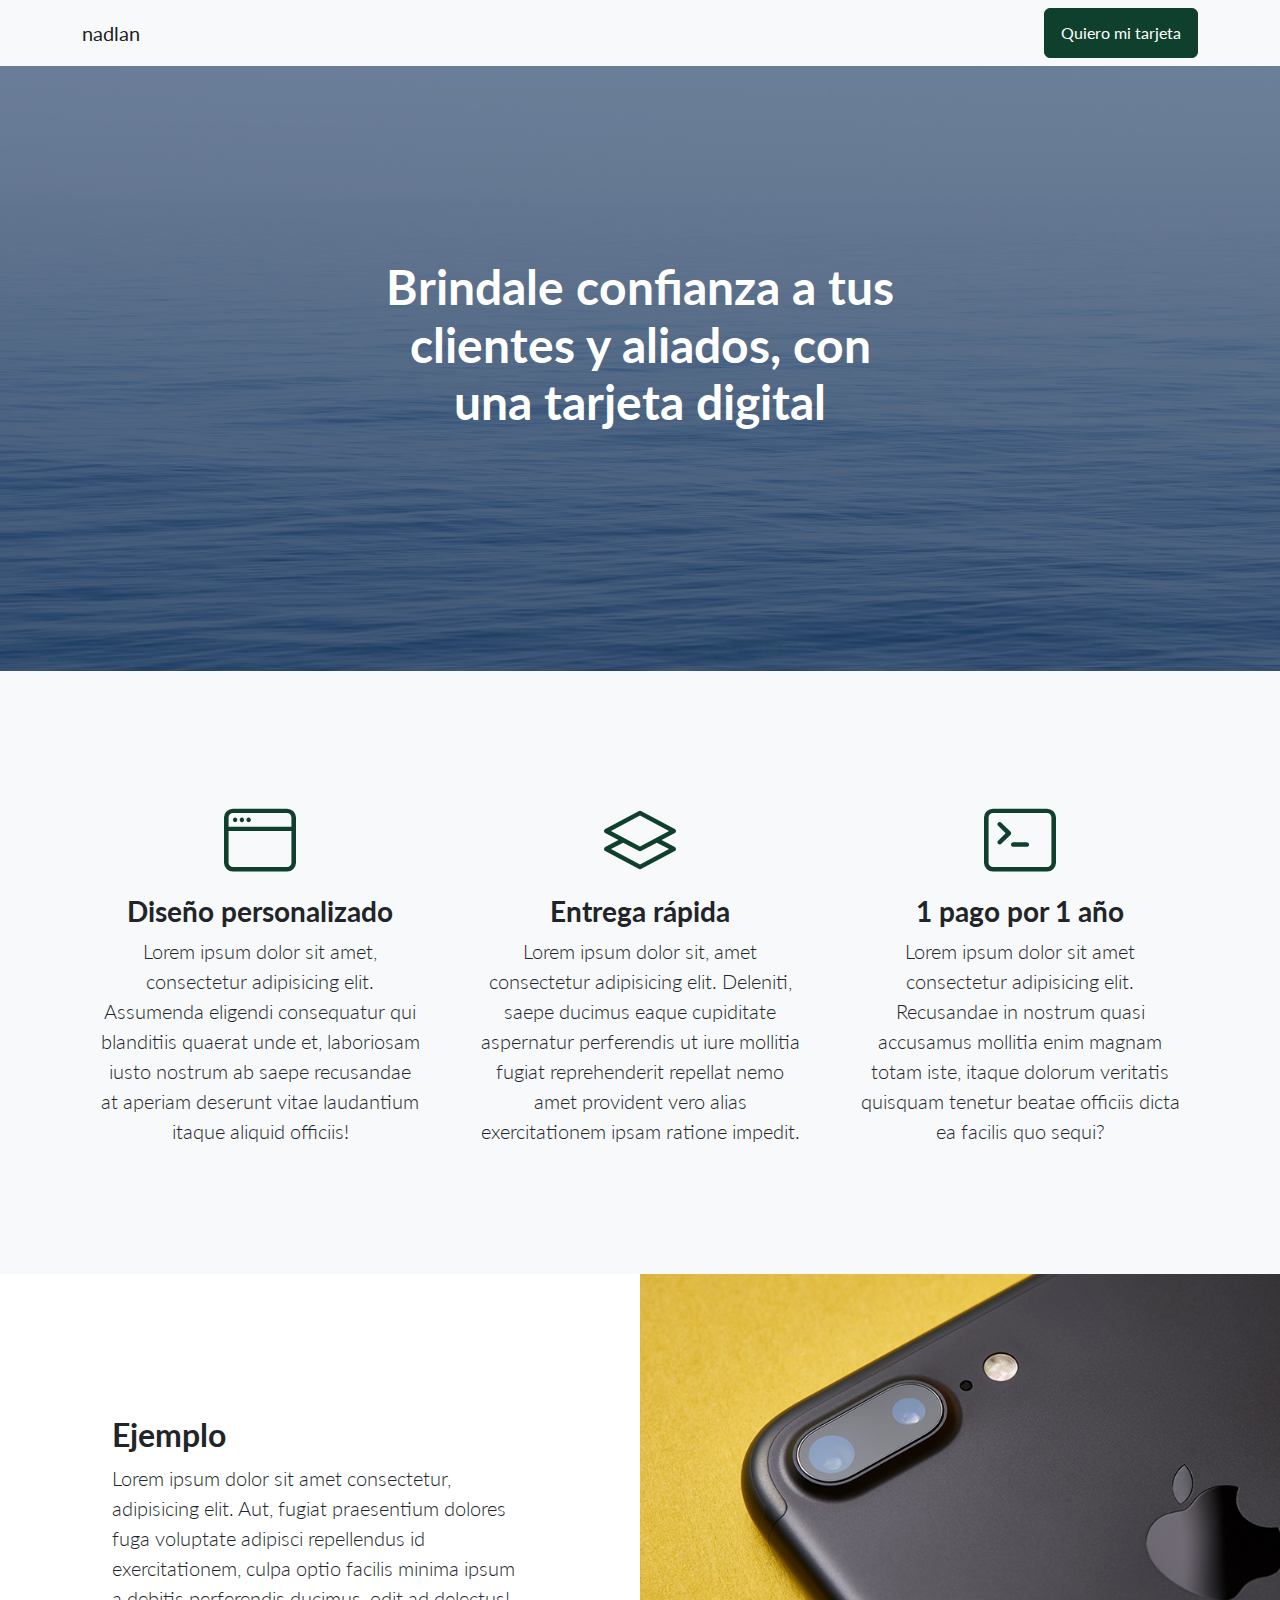
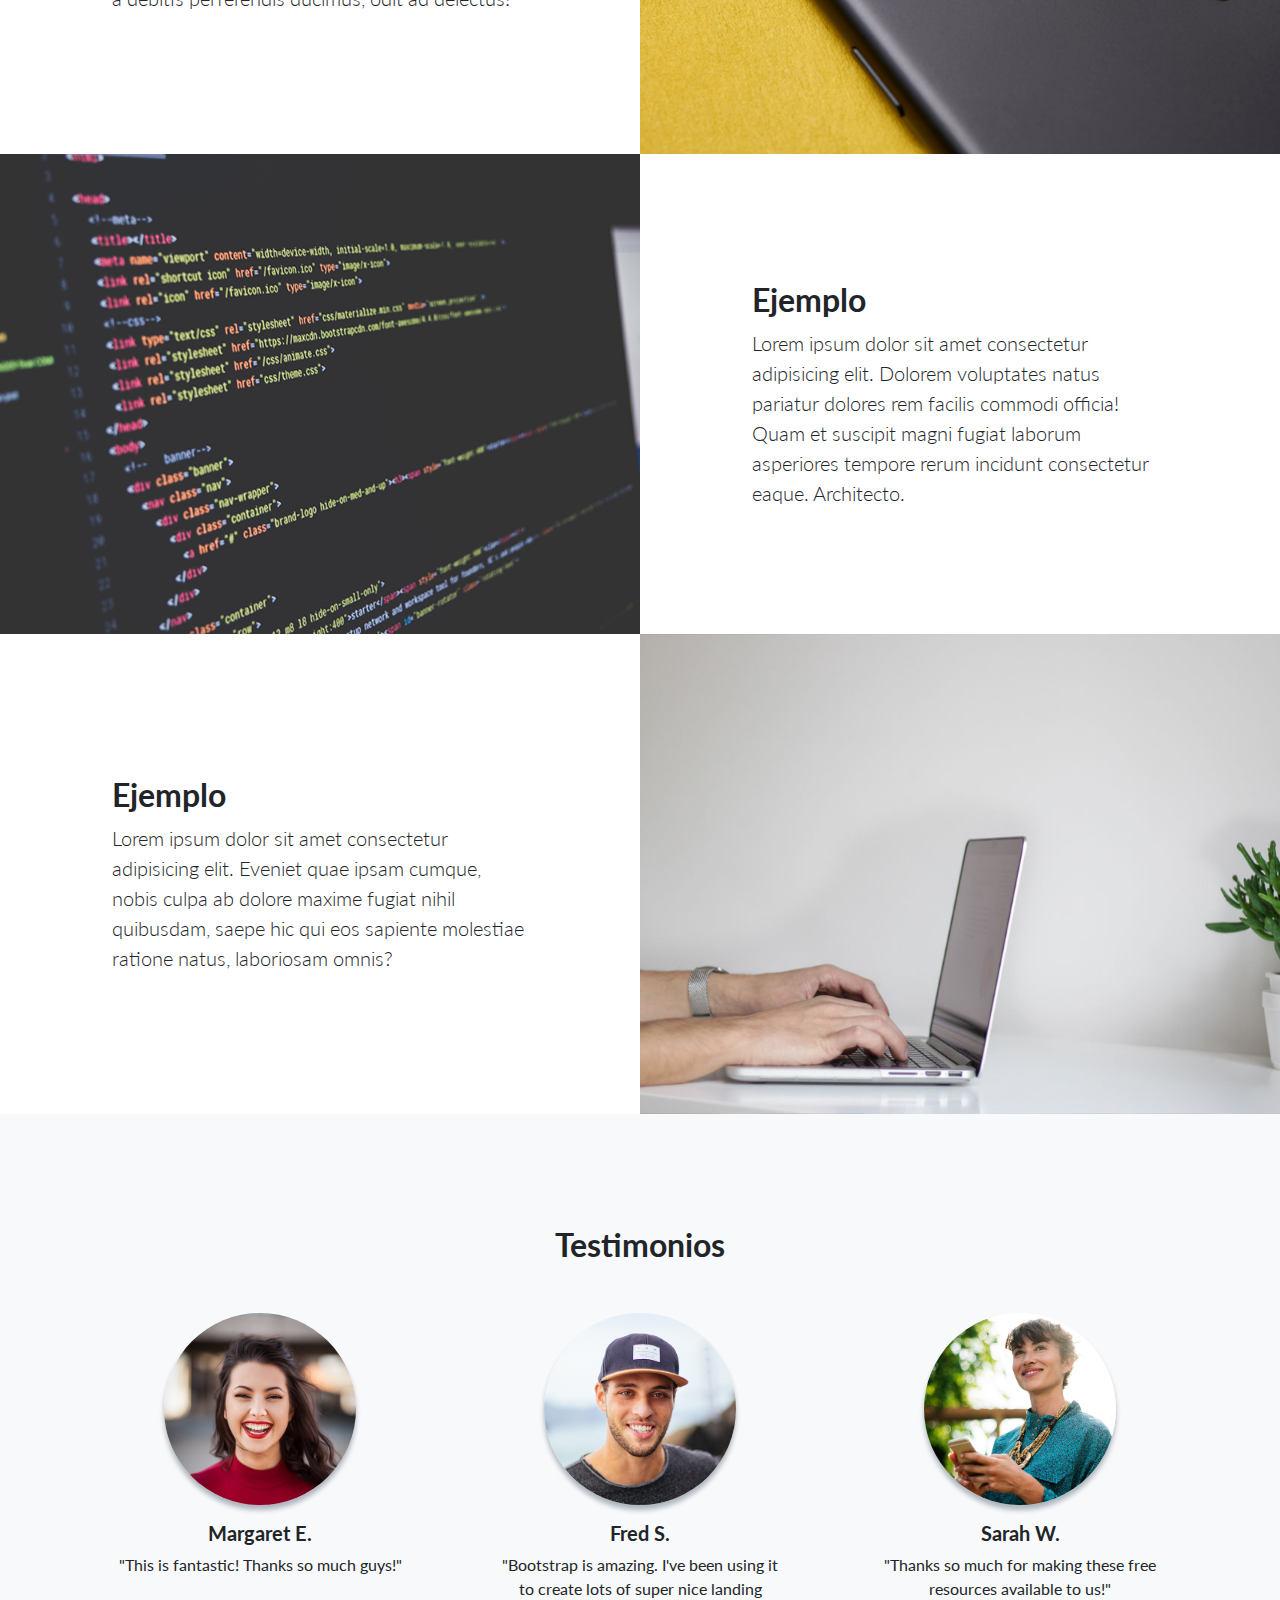
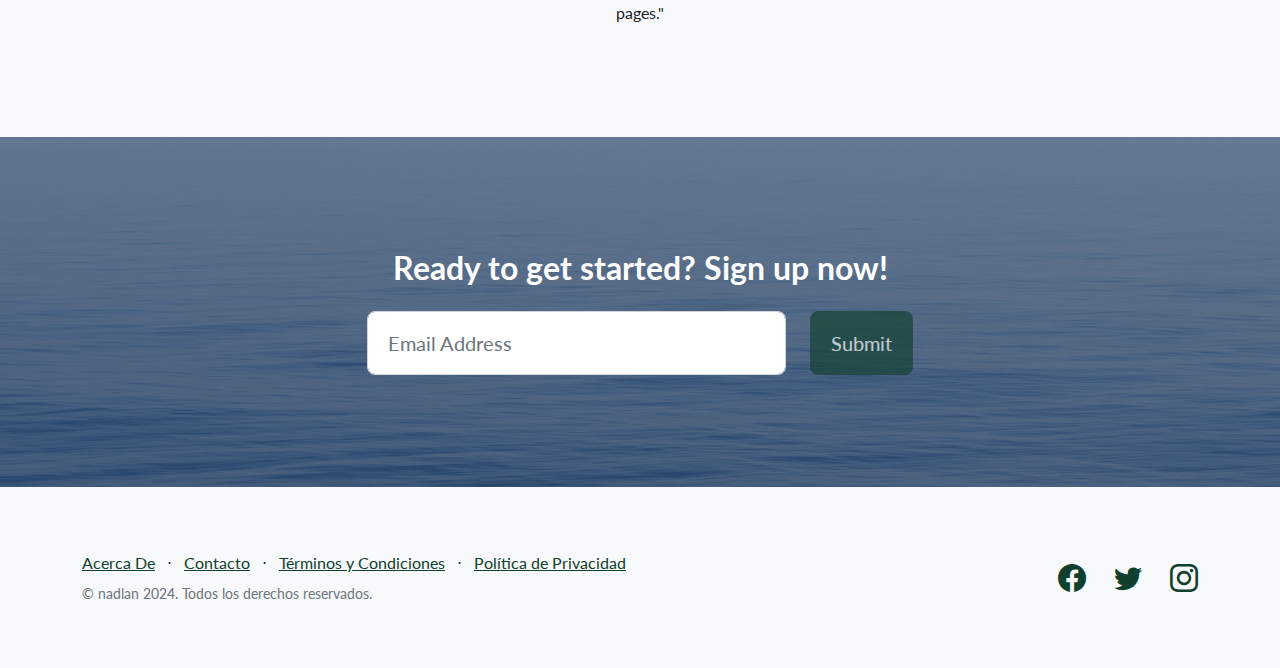
<file: index.html>
<!DOCTYPE html>
<html lang="en">
    <head>
        <meta charset="utf-8" />
        <meta name="viewport" content="width=device-width, initial-scale=1, shrink-to-fit=no" />
        <meta name="description" content="" />
        <meta name="author" content="" />
        <title>nadlan</title>
        <!-- Favicon-->
        <link rel="icon" type="image/x-icon" href="assets/favicon.ico" />
        <!-- Bootstrap icons-->
        <link href="https://cdn.jsdelivr.net/npm/bootstrap-icons@1.5.0/font/bootstrap-icons.css" rel="stylesheet" type="text/css" />
        <!-- Google fonts-->
        <link href="https://fonts.googleapis.com/css?family=Lato:300,400,700,300italic,400italic,700italic" rel="stylesheet" type="text/css" />
        <!-- Core theme CSS (includes Bootstrap)-->
        <link href="css/styles.css" rel="stylesheet" />
    </head>
    <body>
        <!-- Navigation-->
        <nav class="navbar navbar-light bg-light static-top">
            <div class="container">
                <a class="navbar-brand" href="#!">nadlan</a>
                <a class="btn btn-primary" href="#signup">Quiero mi tarjeta</a>
            </div>
        </nav>
        <!-- Masthead-->
        <header class="masthead">
            <div class="container position-relative">
                <div class="row justify-content-center">
                    <div class="col-xl-6">
                        <div class="text-center text-white">
                            <!-- Page heading-->
                            <h1 class="mb-5">Brindale confianza a tus clientes y aliados, con una tarjeta digital</h1>
                        
                       
                          
                        </div>
                    </div>
                </div>
            </div>
        </header>
        <!-- Icons Grid-->
        <section class="features-icons bg-light text-center">
            <div class="container">
                <div class="row">
                    <div class="col-lg-4">
                        <div class="features-icons-item mx-auto mb-5 mb-lg-0 mb-lg-3">
                            <div class="features-icons-icon d-flex"><i class="bi-window m-auto text-primary"></i></div>
                            <h3>Diseño personalizado</h3>
                            <p class="lead mb-0">Lorem ipsum dolor sit amet, consectetur adipisicing elit. Assumenda eligendi consequatur qui blanditiis quaerat unde et, laboriosam iusto nostrum ab saepe recusandae at aperiam deserunt vitae laudantium itaque aliquid officiis!</p>
                        </div>
                    </div>
                    <div class="col-lg-4">
                        <div class="features-icons-item mx-auto mb-5 mb-lg-0 mb-lg-3">
                            <div class="features-icons-icon d-flex"><i class="bi-layers m-auto text-primary"></i></div>
                            <h3>Entrega rápida</h3>
                            <p class="lead mb-0">Lorem ipsum dolor sit, amet consectetur adipisicing elit. Deleniti, saepe ducimus eaque cupiditate aspernatur perferendis ut iure mollitia fugiat reprehenderit repellat nemo amet provident vero alias exercitationem ipsam ratione impedit.</p>
                        </div>
                    </div>
                    <div class="col-lg-4">
                        <div class="features-icons-item mx-auto mb-0 mb-lg-3">
                            <div class="features-icons-icon d-flex"><i class="bi-terminal m-auto text-primary"></i></div>
                            <h3>1 pago por 1 año</h3>
                            <p class="lead mb-0">Lorem ipsum dolor sit amet consectetur adipisicing elit. Recusandae in nostrum quasi accusamus mollitia enim magnam totam iste, itaque dolorum veritatis quisquam tenetur beatae officiis dicta ea facilis quo sequi?</p>
                        </div>
                    </div>
                </div>
            </div>
        </section>
        <!-- Image Showcases-->
        <section class="showcase">
            <div class="container-fluid p-0">
                <div class="row g-0">
                    <div class="col-lg-6 order-lg-2 text-white showcase-img" style="background-image: url('assets/img/bg-showcase-1.jpg')"></div>
                    <div class="col-lg-6 order-lg-1 my-auto showcase-text">
                        <h2>Ejemplo</h2>
                        <p class="lead mb-0">Lorem ipsum dolor sit amet consectetur, adipisicing elit. Aut, fugiat praesentium dolores fuga voluptate adipisci repellendus id exercitationem, culpa optio facilis minima ipsum a debitis perferendis ducimus, odit ad delectus!</p>
                    </div>
                </div>
                <div class="row g-0">
                    <div class="col-lg-6 text-white showcase-img" style="background-image: url('assets/img/bg-showcase-2.jpg')"></div>
                    <div class="col-lg-6 my-auto showcase-text">
                        <h2>Ejemplo</h2>
                        <p class="lead mb-0">Lorem ipsum dolor sit amet consectetur adipisicing elit. Dolorem voluptates natus pariatur dolores rem facilis commodi officia! Quam et suscipit magni fugiat laborum asperiores tempore rerum incidunt consectetur eaque. Architecto.</p>
                    </div>
                </div>
                <div class="row g-0">
                    <div class="col-lg-6 order-lg-2 text-white showcase-img" style="background-image: url('assets/img/bg-showcase-3.jpg')"></div>
                    <div class="col-lg-6 order-lg-1 my-auto showcase-text">
                        <h2>Ejemplo</h2>
                        <p class="lead mb-0">Lorem ipsum dolor sit amet consectetur adipisicing elit. Eveniet quae ipsam cumque, nobis culpa ab dolore maxime fugiat nihil quibusdam, saepe hic qui eos sapiente molestiae ratione natus, laboriosam omnis?</p>
                    </div>
                </div>
            </div>
        </section>
        <!-- Testimonials-->
        <section class="testimonials text-center bg-light">
            <div class="container">
                <h2 class="mb-5">Testimonios</h2>
                <div class="row">
                    <div class="col-lg-4">
                        <div class="testimonial-item mx-auto mb-5 mb-lg-0">
                            <img class="img-fluid rounded-circle mb-3" src="assets/img/testimonials-1.jpg" alt="..." />
                            <h5>Margaret E.</h5>
                            <p class="font-weight-light mb-0">"This is fantastic! Thanks so much guys!"</p>
                        </div>
                    </div>
                    <div class="col-lg-4">
                        <div class="testimonial-item mx-auto mb-5 mb-lg-0">
                            <img class="img-fluid rounded-circle mb-3" src="assets/img/testimonials-2.jpg" alt="..." />
                            <h5>Fred S.</h5>
                            <p class="font-weight-light mb-0">"Bootstrap is amazing. I've been using it to create lots of super nice landing pages."</p>
                        </div>
                    </div>
                    <div class="col-lg-4">
                        <div class="testimonial-item mx-auto mb-5 mb-lg-0">
                            <img class="img-fluid rounded-circle mb-3" src="assets/img/testimonials-3.jpg" alt="..." />
                            <h5>Sarah W.</h5>
                            <p class="font-weight-light mb-0">"Thanks so much for making these free resources available to us!"</p>
                        </div>
                    </div>
                </div>
            </div>
        </section>
        <!-- Call to Action-->
        <section class="call-to-action text-white text-center" id="signup">
            <div class="container position-relative">
                <div class="row justify-content-center">
                    <div class="col-xl-6">
                        <h2 class="mb-4">Ready to get started? Sign up now!</h2>
                        <!-- Signup form-->
                        <!-- * * * * * * * * * * * * * * *-->
                        <!-- * * SB Forms Contact Form * *-->
                        <!-- * * * * * * * * * * * * * * *-->
                        <!-- This form is pre-integrated with SB Forms.-->
                        <!-- To make this form functional, sign up at-->
                        <!-- https://startbootstrap.com/solution/contact-forms-->
                        <!-- to get an API token!-->
                        <form class="form-subscribe" id="contactFormFooter" data-sb-form-api-token="API_TOKEN">
                            <!-- Email address input-->
                            <div class="row">
                                <div class="col">
                                    <input class="form-control form-control-lg" id="emailAddressBelow" type="email" placeholder="Email Address" data-sb-validations="required,email" />
                                    <div class="invalid-feedback text-white" data-sb-feedback="emailAddressBelow:required">Email Address is required.</div>
                                    <div class="invalid-feedback text-white" data-sb-feedback="emailAddressBelow:email">Email Address Email is not valid.</div>
                                </div>
                                <div class="col-auto"><button class="btn btn-primary btn-lg disabled" id="submitButton" type="submit">Submit</button></div>
                            </div>
                            <!-- Submit success message-->
                            <!---->
                            <!-- This is what your users will see when the form-->
                            <!-- has successfully submitted-->
                            <div class="d-none" id="submitSuccessMessage">
                                <div class="text-center mb-3">
                                    <div class="fw-bolder">Form submission successful!</div>
                                    <p>To activate this form, sign up at</p>
                                    <a class="text-white" href="https://startbootstrap.com/solution/contact-forms">https://startbootstrap.com/solution/contact-forms</a>
                                </div>
                            </div>
                            <!-- Submit error message-->
                            <!---->
                            <!-- This is what your users will see when there is-->
                            <!-- an error submitting the form-->
                            <div class="d-none" id="submitErrorMessage"><div class="text-center text-danger mb-3">Error sending message!</div></div>
                        </form>
                    </div>
                </div>
            </div>
        </section>
        <!-- Footer-->
        <footer class="footer bg-light">
            <div class="container">
                <div class="row">
                    <div class="col-lg-6 h-100 text-center text-lg-start my-auto">
                        <ul class="list-inline mb-2">
                            <li class="list-inline-item"><a href="#!">Acerca De</a></li>
                            <li class="list-inline-item">⋅</li>
                            <li class="list-inline-item"><a href="#!">Contacto</a></li>
                            <li class="list-inline-item">⋅</li>
                            <li class="list-inline-item"><a href="#!">Términos y Condiciones</a></li>
                            <li class="list-inline-item">⋅</li>
                            <li class="list-inline-item"><a href="#!">Política de Privacidad</a></li>
                        </ul>
                        <p class="text-muted small mb-4 mb-lg-0">&copy; nadlan 2024. Todos los derechos reservados.</p>
                    </div>
                    <div class="col-lg-6 h-100 text-center text-lg-end my-auto">
                        <ul class="list-inline mb-0">
                            <li class="list-inline-item me-4">
                                <a href="#!"><i class="bi-facebook fs-3"></i></a>
                            </li>
                            <li class="list-inline-item me-4">
                                <a href="#!"><i class="bi-twitter fs-3"></i></a>
                            </li>
                            <li class="list-inline-item">
                                <a href="#!"><i class="bi-instagram fs-3"></i></a>
                            </li>
                        </ul>
                    </div>
                </div>
            </div>
        </footer>
        <!-- Bootstrap core JS-->
        <script src="https://cdn.jsdelivr.net/npm/bootstrap@5.2.3/dist/js/bootstrap.bundle.min.js"></script>
        <!-- Core theme JS-->
        <script src="js/scripts.js"></script>
        <!-- * * * * * * * * * * * * * * * * * * * * * * * * * * * * * * * * * * * * * * * *-->
        <!-- * *                               SB Forms JS                               * *-->
        <!-- * * Activate your form at https://startbootstrap.com/solution/contact-forms * *-->
        <!-- * * * * * * * * * * * * * * * * * * * * * * * * * * * * * * * * * * * * * * * *-->
        <script src="https://cdn.startbootstrap.com/sb-forms-latest.js"></script>
    </body>
</html>
</file>
